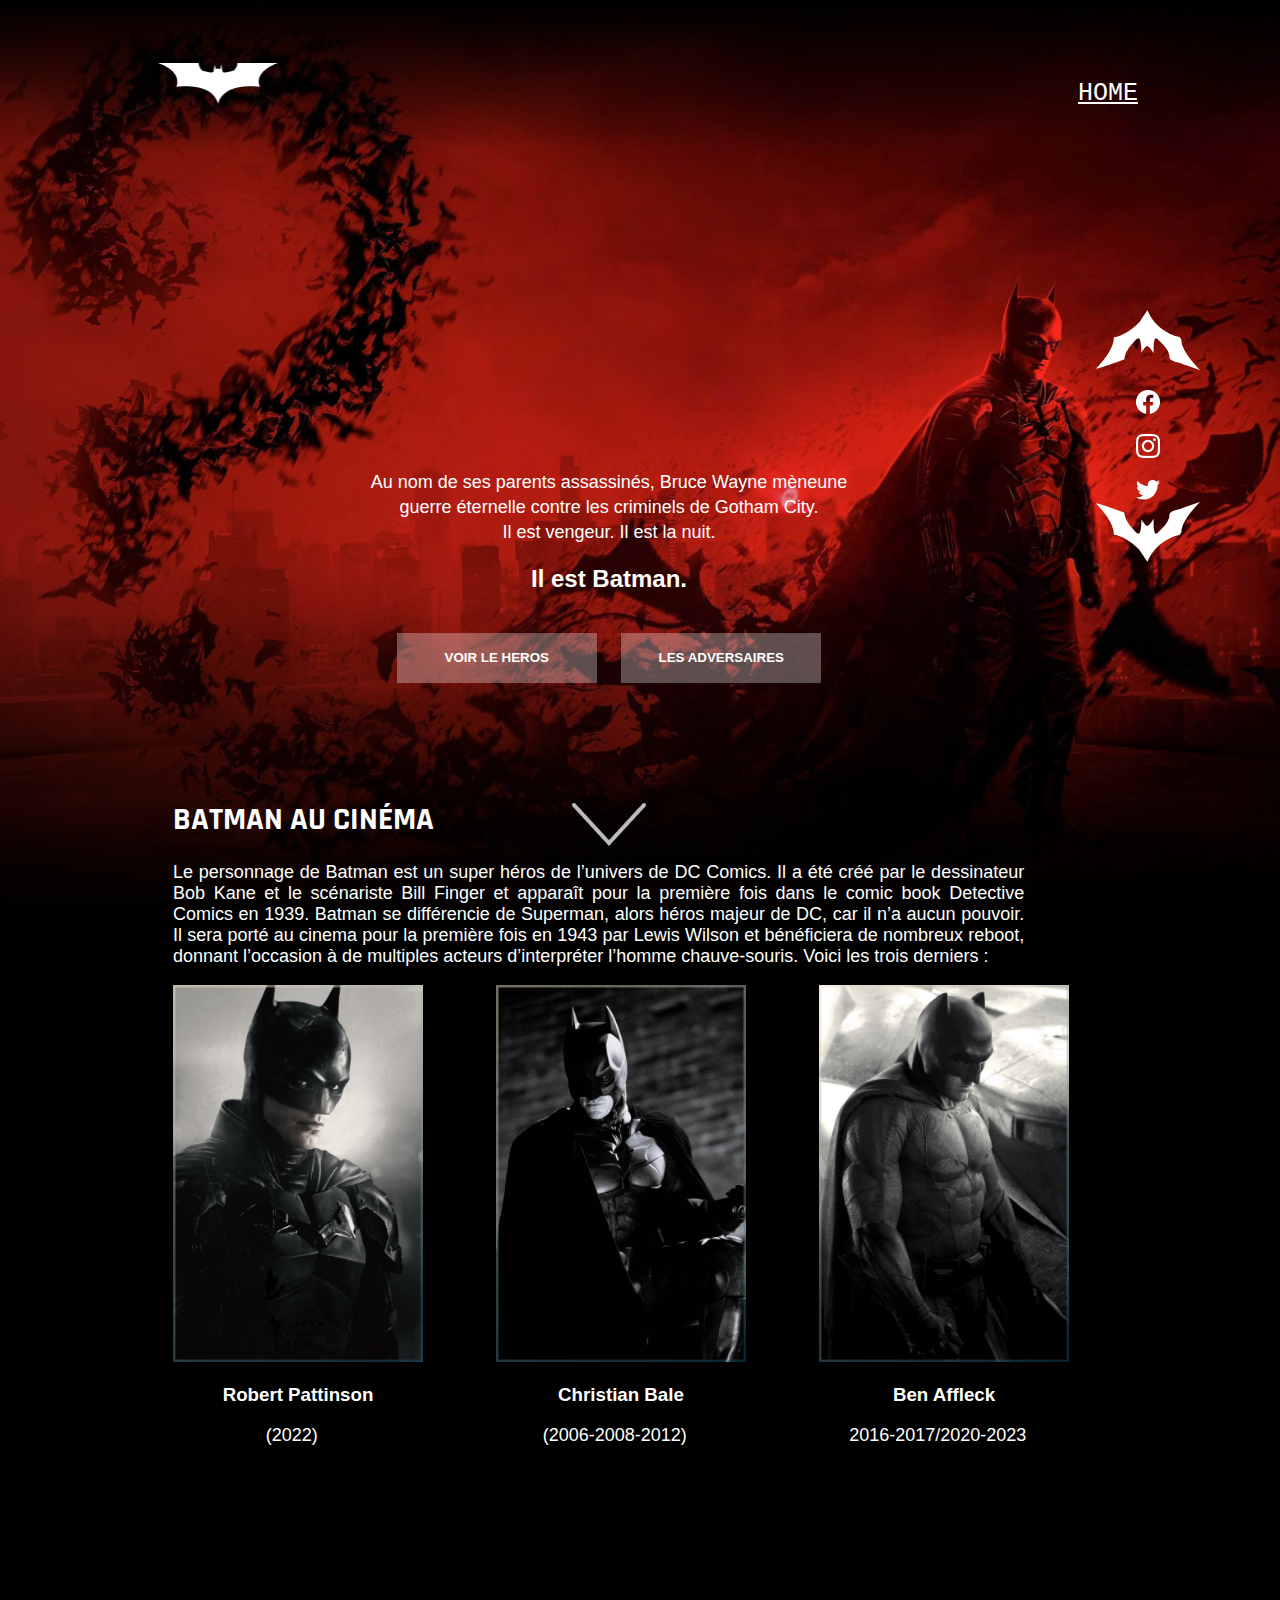
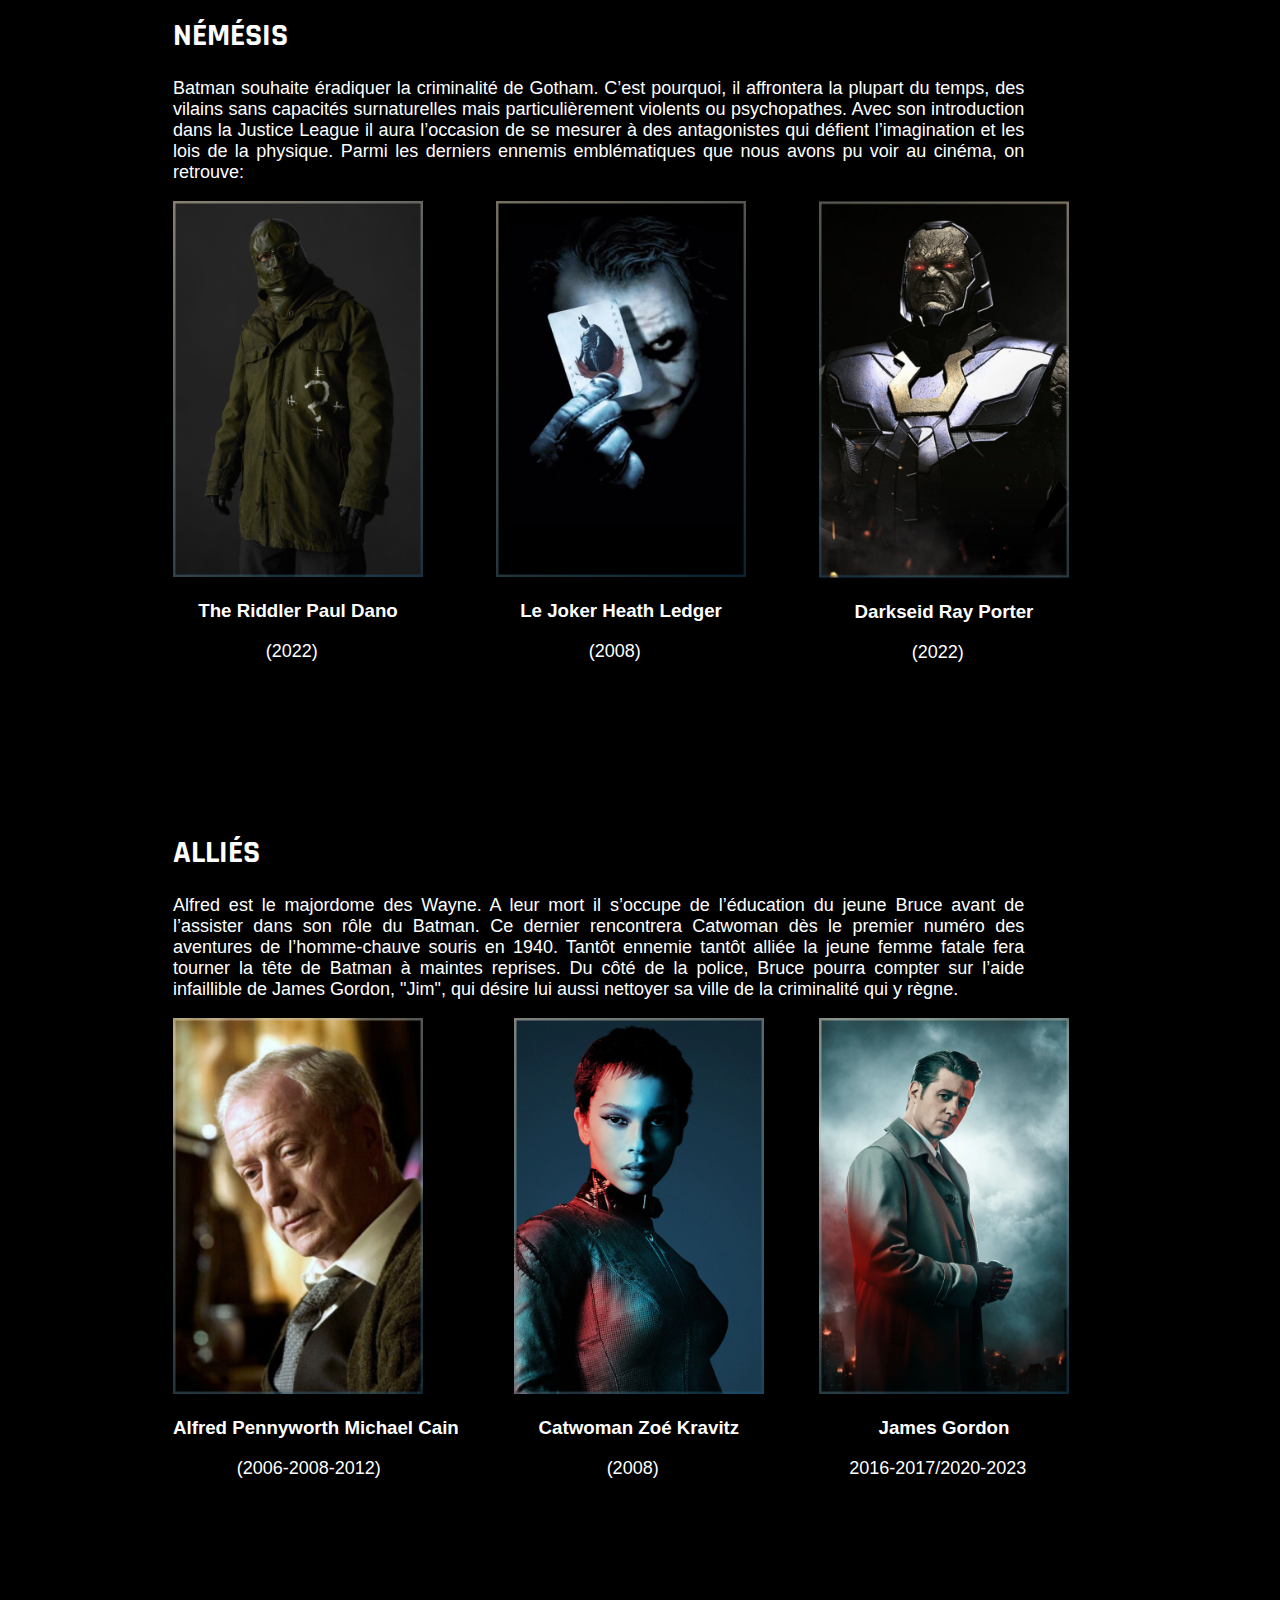
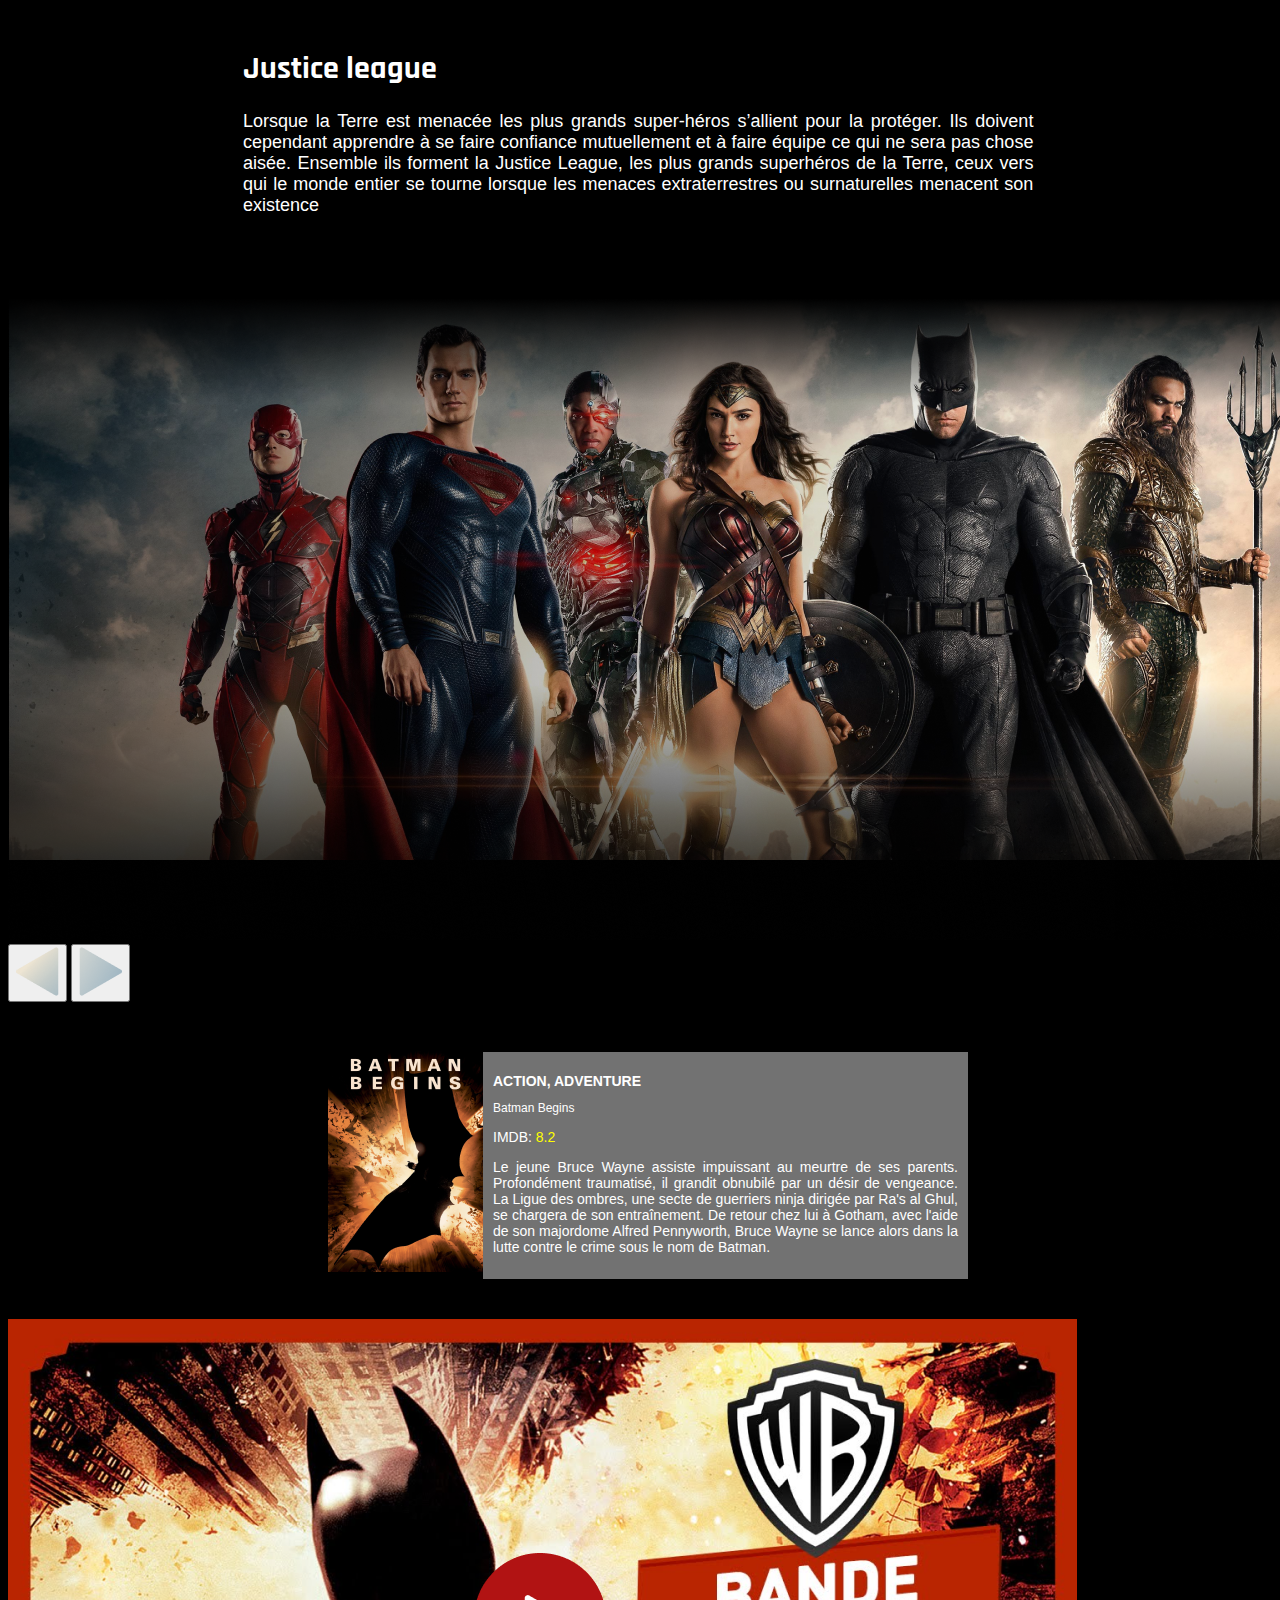
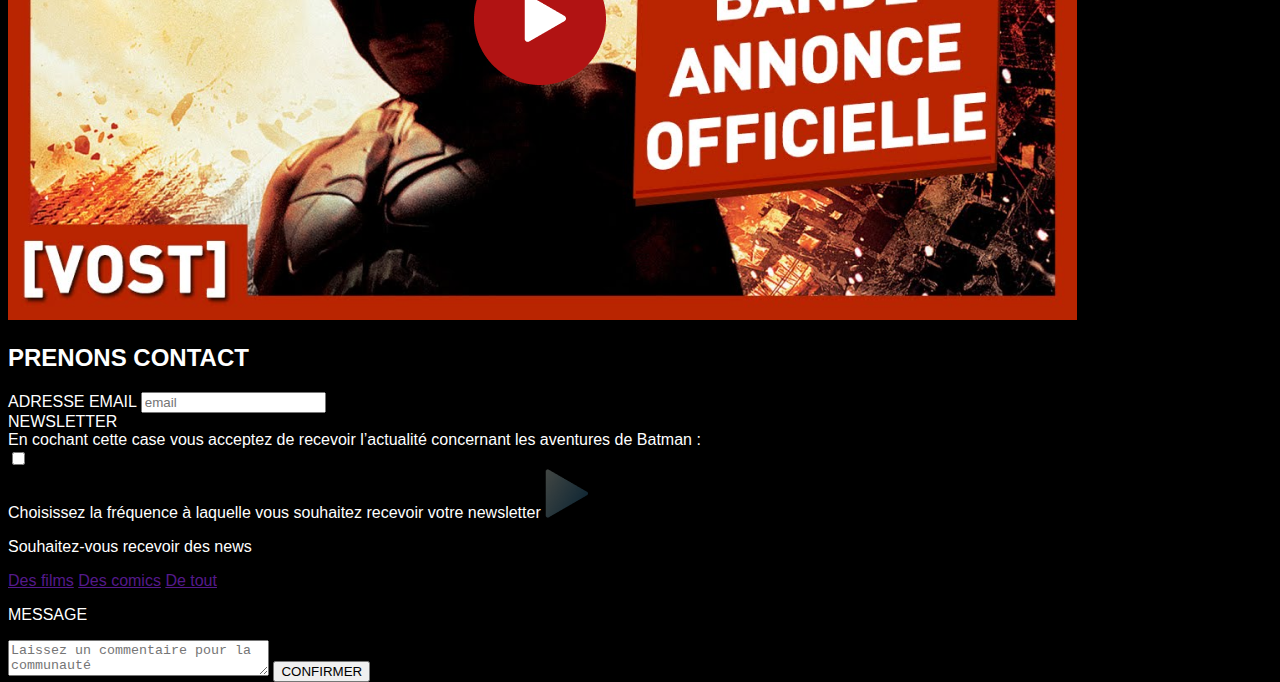
<file: fil rouge Batman/index.html>
<!DOCTYPE html>
<html>
<head>
<meta charset="UTF-8">
<meta http-equiv="X-UA-Compatible" content="IE-edge">
<meta name="viewport" content="width-device-width,initial-scale=1.0">
<title>Fils-Rouge-BATMAN</title>
<link rel="stylesheet" href="style.css">
<style>
	body{
	color:white;
	font-family: Arial, Helvetica, sans-serif;
	background:url(Illustrations/Bathome1.png) no-repeat center,black;
	background-size:cover;
  	background-position:center;
  	width:100%;
  	height:100vh;
	}
</style>
</head>
<body>
	<header>
		<nav>
			<a href="index.html">
				<img src="Logos/logohome.png" style="width:120px; cursor:pointer" alt="logo"> 
			</a>
			<ul>
				<li><a href="index.html">HOME</a></li> 
			</ul>

		</nav>
	</header> 
	<main>
							<!-- scrol reseau sociaux-->
		<div class="scrol"> 
			<img src="Logos/logo_bat_flèche.png" alt="Fleche">
			<img class="social" src="Logos/icon_facebook.png" alt="Fleche">
			<img class="social" src="Logos/icon_ig.png" alt="Fleche">
			<img class="social" src="Logos/icon_tw.png" alt="Fleche">
			<img src="Logos/logo_bat_flèche_2.png" alt="Fleche">

		</div>
					<!-- Premier partie -->
		<section id="hero">
			<div class="content">
				<p>Au nom de ses parents assassinés, Bruce Wayne mèneune<br>guerre éternelle contre les criminels de Gotham City.<br>Il est vengeur. Il est la nuit.</p> 
				<h2>Il est Batman.</h2>
				<div>
					<button type="button"><a href="#batman-au-cinéma">VOIR LE HEROS</a></button>
					<button type="button"><a href="#némésis">LES ADVERSAIRES</a></button>
				</div>
			</div>
				<img class="image" src="Logos/flèche_down_header.png" alt="Fleche">
		</section>
					<!-- section:Batman au Cinéma-->
		<section id="batman-au-cinéma">
			<div class="section">
				<h1>BATMAN AU CINÉMA</h1>
				<p>Le personnage de Batman est un super héros de l’univers de DC Comics. Il a été créé par le dessinateur Bob Kane et le scénariste Bill Finger et apparaît pour la première fois dans le comic book Detective Comics en 1939. Batman se différencie de Superman, alors héros majeur de DC, car il n’a aucun pouvoir. Il sera porté au cinema pour la première fois en 1943 par Lewis Wilson et bénéficiera de nombreux reboot, donnant l’occasion à de multiples acteurs d’interpréter l’homme chauve-souris. Voici les trois derniers :</p>
				<div class="gallery">
				 <div class="description">
					<img  src="Illustrations/Bathome2.png" style="width:250px" alt="bathome">
					<div class="desc">
						<h3>Robert Pattinson</h3>
						<p>(2022)</p>
					</div>
				 </div>
				 <div class="description">
					<img  src="Illustrations/Bathome3.png" style="width:250px" alt="bathome">
					<div class="desc">
						<h3>Christian Bale</h3>
						<p>(2006-2008-2012)</p>
					</div>
				 </div>
				 <div class="description">
					<img  src="Illustrations/Bathome4.png" style="width:250px" alt="bathome">
					<div class="desc">
						<h3>Ben Affleck</h3>
						<p>2016-2017/2020-2023</p>
					</div>
				 </div>
			 	</div>
			 </div>
			
		</section>
					<!-- section:Némésis-->

		<section id="némésis">
			<div class="section">
				<h1>NÉMÉSIS</h1>
					<p>Batman souhaite éradiquer la criminalité de Gotham. C’est pourquoi, il affrontera la plupart du temps, des vilains sans capacités surnaturelles mais particulièrement violents ou psychopathes. Avec son introduction dans la Justice League il aura l’occasion de se mesurer à des antagonistes qui défient l’imagination et les lois de la physique. Parmi les derniers ennemis emblématiques que nous avons pu voir au cinéma, on retrouve:</p>
					<div class="gallery">
						<div class="description">
							<img  src="Illustrations/Bathome5.png" style="width:250px" alt="bathome">
							<div class="desc">
								<h3>The Riddler Paul Dano</h3>
								<p>(2022)</p>
							</div>
						</div>
						<div class="description">
							<img  src="Illustrations/Bathome6.png" style="width:250px" alt="bathome">
							<div class="desc">
								<h3>Le Joker Heath Ledger</h3>
								<p>(2008)</p>
							</div>
						</div>
						<div class="description">
							<img  src="Illustrations/Bathome7.png" style="width:250px" alt="bathome">
							<div class="desc">
								<h3>Darkseid Ray Porter</h3>
								<p>(2022)</p>
							</div>
						</div>
					</div>
				</div>
			
		</section>
				<!-- section:Alliés-->
		<section id="alliés">
			<div class="section">
				<h1>ALLIÉS</h1>
					<p>Alfred est le majordome des Wayne. A leur mort il s’occupe de l’éducation du jeune Bruce avant de l’assister dans son rôle du Batman. Ce dernier rencontrera Catwoman dès le premier numéro des aventures de l’homme-chauve souris en 1940. Tantôt ennemie tantôt alliée la jeune femme fatale fera tourner la tête de Batman à maintes reprises. Du côté de la police, Bruce pourra compter sur l’aide infaillible de James Gordon, "Jim", qui désire lui aussi nettoyer sa ville de la criminalité qui y règne.</p>
					<div class="gallery">
						<div class="description">
							<img  src="Illustrations/Bathome9.png" style="width:250px" alt="bathome">
							<div class="desc">
								<h3>Alfred Pennyworth Michael Cain</h3>
								<p>(2006-2008-2012)</p>
							</div>
						</div>
						<div class="description">
							<img  src="Illustrations/Bathome8.png" style="width:250px" alt="bathome">
							<div class="desc">
								<h3>Catwoman Zoé Kravitz</h3>
								<p>(2008)</p>
							</div>
						</div>
						<div class="description">
							<img  src="Illustrations/Bathome10.png" style="width:250px" alt="bathome">
							<div class="desc">
								<h3>James Gordon</h3>
								<p>2016-2017/2020-2023</p>
							</div>
						</div>
					</div>
				</div>
		</section>
				<!-- section:Justiciés-->
		<section id="justiciés">
			<div class="section">
				<h1>Justice league</h1>
					<p>Lorsque la Terre est menacée les plus grands super-héros s’allient pour la protéger. Ils doivent cependant apprendre à se faire confiance mutuellement et à faire équipe ce qui ne sera pas chose aisée. Ensemble ils forment la Justice League, les plus grands superhéros de la Terre, ceux vers qui le monde entier se tourne lorsque les menaces extraterrestres ou surnaturelles menacent son existence</p>
				</div>
				<img src="Illustrations/Bathome11.png" alt="Gallery">
		</section>

       <!-- section:multimedia-->
    <section id="multimedia">
    	<div class="container">
    		<button class="left">
    			<img src="Logos/icon_flèche_1.png" alt="Gallery">
    		</button>
    		<button class="right">
    			<img src="Logos/icon_flèche_2.png" alt="Gallery">
    		</button>
    		<div class="slider-multimedia"> 
    			<div class="slider-image"> 
    				<img src="Illustrations/Bathome_ba1.png" alt="Gallery">
    			</div> 
    			<div class="slider-content">
    				<h2>ACTION, ADVENTURE</h2>
    				<h3>Batman Begins</h3>
    				<p>IMDB: <span style="color:yellow">8.2</span></p>
    				<p>Le jeune Bruce Wayne assiste impuissant au meurtre de ses parents. Profondément traumatisé, il grandit obnubilé par un désir de vengeance. La Ligue des ombres, une secte de guerriers ninja dirigée par Ra's al Ghul, se chargera de son entraînement. De retour chez lui à Gotham, avec l'aide de son majordome Alfred Pennyworth, Bruce Wayne se lance alors dans la lutte contre le crime sous le nom de Batman.</p>    
    			</div>
    		</div> 
    		<div class="video">
    			 <img src="Illustrations/Bathome_ba2.png" alt="Gallery">
    		</div>
    	</div>
    	
    </section>   
       <!-- Formulaire-->
    <div class="formulaire">
    	<h2>PRENONS CONTACT</h2>
    	<form action="">
    		<label for="email">ADRESSE EMAIL</label>
    		<input type="email" name="email" placeholder="email"><br>
    		<label for="newsletter">NEWSLETTER</label><br>
    		<label for="">En cochant cette case vous acceptez de recevoir l’actualité concernant les aventures de Batman :</label><br>
    		<input type="checkbox" name="email" placeholder="email"><br>
    		<div>
    			 <span>Choisissez la fréquence à laquelle vous souhaitez recevoir votre newsletter</span>
    			 <span> 
    			 	<img src="Logos/icon_flèche_2.png" alt="Gallery">
    			 </span> 
    		</div>
    		<div>
    			<p id="demo">Souhaitez-vous recevoir des news</p>
    		</div>
    		<a href="">Des films</a>
    		<a href="">Des comics</a>
    		<a href="">De tout</a>
    		<p>MESSAGE</p>
    		<textarea name="" id="" cols="30" placeholder="Laissez un commentaire pour la communauté"></textarea>
				<input type="submit" value="CONFIRMER">
    	</form> 
    </div>
  </div>


	</main>
	
	</footer>

	</footer>
</body>
</file>
<file: fil rouge Batman/style.css>
@import url("https://fonts.googleapis.com/css2?family=rajdhani:wght@300;400;500;600;700&family=Space+Grotest:wght@300;400;500;600;700&display=swap");

body{
	color:white;
}
h1{
	font-family:"rajdhani", sans-serif;
}
nav{
	margin-left:150px;
	margin-right:150px;
	padding-top:55px;
	padding-bottom:60px;
	height:90px;
	display:flex;
	justify-content:space-between;
}
nav ul li{
	list-style:none;
	float:right;
	position:relative;
}
nav ul li a{
	color:white;
	text-decoration:underline;
	text-transformation:uppercase;
	font-family:"Francklin Gothic Demi",francklin,monospace;
	font-size:25px;
}
#hero{
	width:65%;
	margin-top:200px;
	position:absolute;
	top:50%;
	transform:translateY(-50%);
	text-align:center;
	color:white;
	padding-bottom:100px;
	margin-left:120px;
	margin-right:120px;
	padding:65px;
}
#hero .content h1{
	font-family:"rajdhani", sans-serif;
	font-size:36px;
	margin-top:80px;
}
#hero .content p{
	margin:20px auto;
	line-height:25px;
	font-size:18px;
}
#hero button{
	width:200px;
	height:50px;
	padding:15px;
	text-align:center;
	margin:20px 10px;
	font-weight:bold;
	border:none;
	background:rgb(255, 255, 255,0.3);
	cursor:pointer;
	color:white;
	position:relative;
	overflow:hidden;
}
#hero button a{
	color:white;
	text-decoration:none;

}
.image{
	padding-top:100px;
}
.section{
	width:70%;
	margin-left:100px;
	margin-right:120px;
	padding:65px;
}
#batman-au-cinéma{
	margin-top:500px;
}
.section h1{
	font-family:"rajdhani", sans-serif;
	font-size:32px;
	font-weight:bold;
}
.section p{
	font-weight:normal;
	font-size:18px;
	width:95%;
	text-align:justify;
}


.scrol{
	display:flex;
	flex-direction:column;
	align-items:center;
	position:fixed;
	right:80px;
	top:310px;
}
.scrol .social{
	margin-top:20px;
}
.gallery{
	display:flex;
	justify-content:space-between;
}
.description .desc{
	text-align:center;
}
.description .desc p{
	text-align:center;
}
#multimedia .slider-multimedia{
	display:flex;
	width:50%;
	margin:40px auto;
}
#multimedia .slider-content{
	padding:10px;
	text-align:justify;
	margin-top:10px;
	background:#727272;
}
#multimedia .slider-content h2{
	font-size:14px;
}
#multimedia .slider-content h3{
	font-size:12px;
	font-weight:normal;
}
#multimedia .slider-content p{
	font-size:14px;
}
#justiciés .section{
	width:65%;
	margin-left:170px;
	margin-right:120px;
	padding:65px;
}
#justiciés .section h1{
	font-family:"rajdhani", sans-serif;
	font-size:32px;
	font-weight:bold;
}
#justiciés .section p{
	font-weight:normal;
	font-size:18px;
	width:95%;
	text-align:justify;
}
</file>
